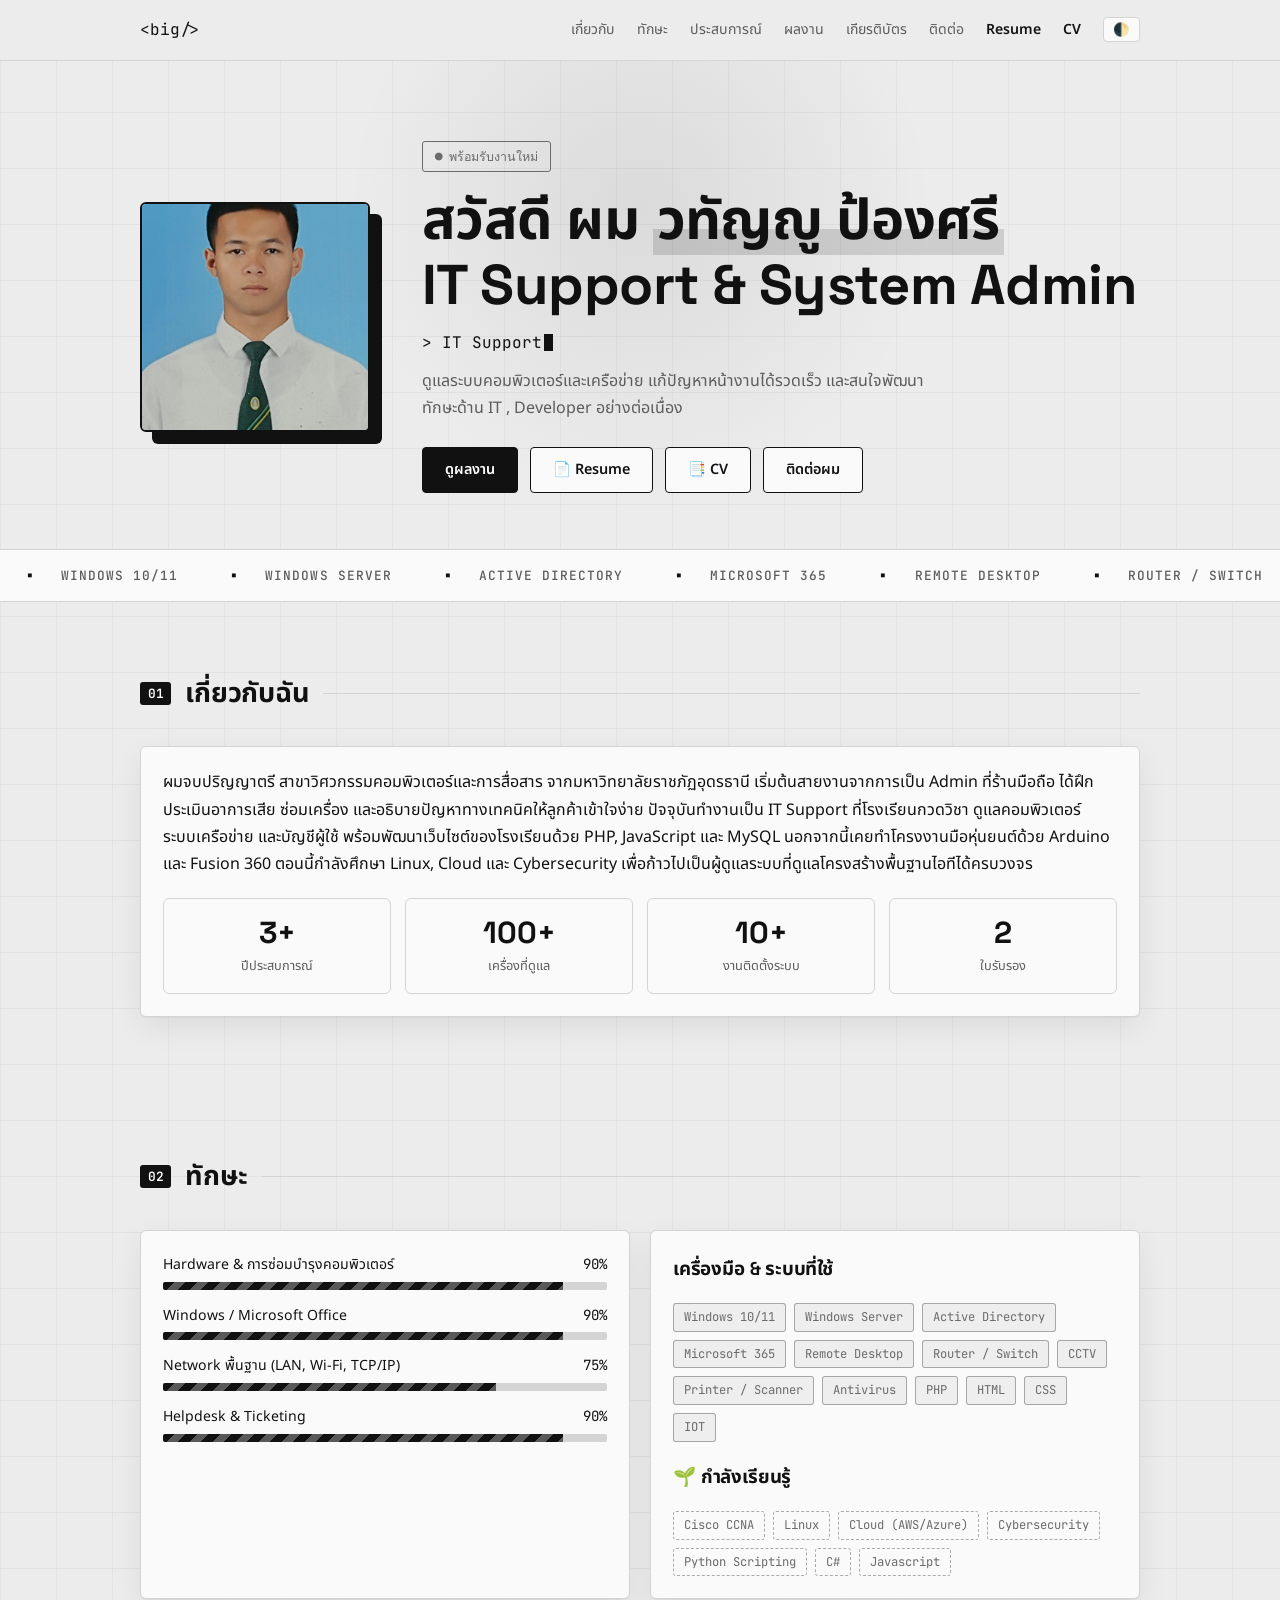
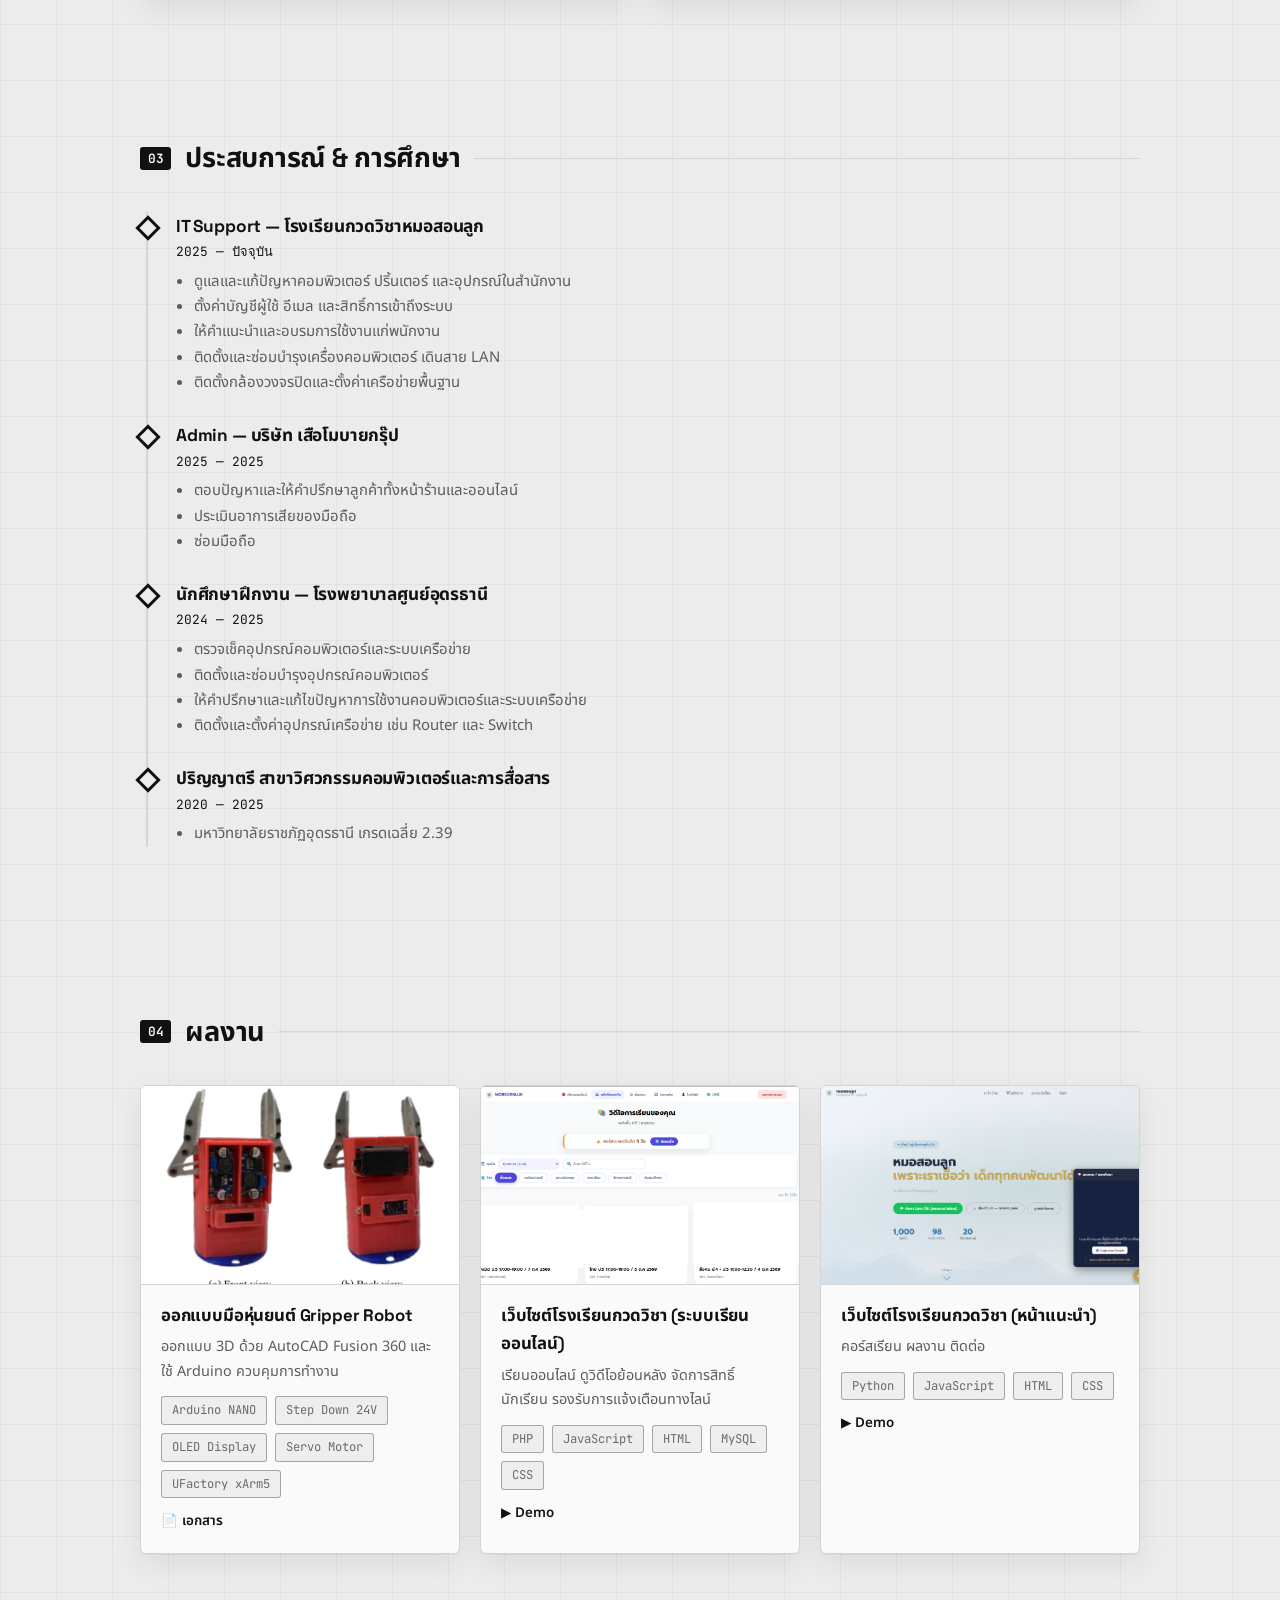
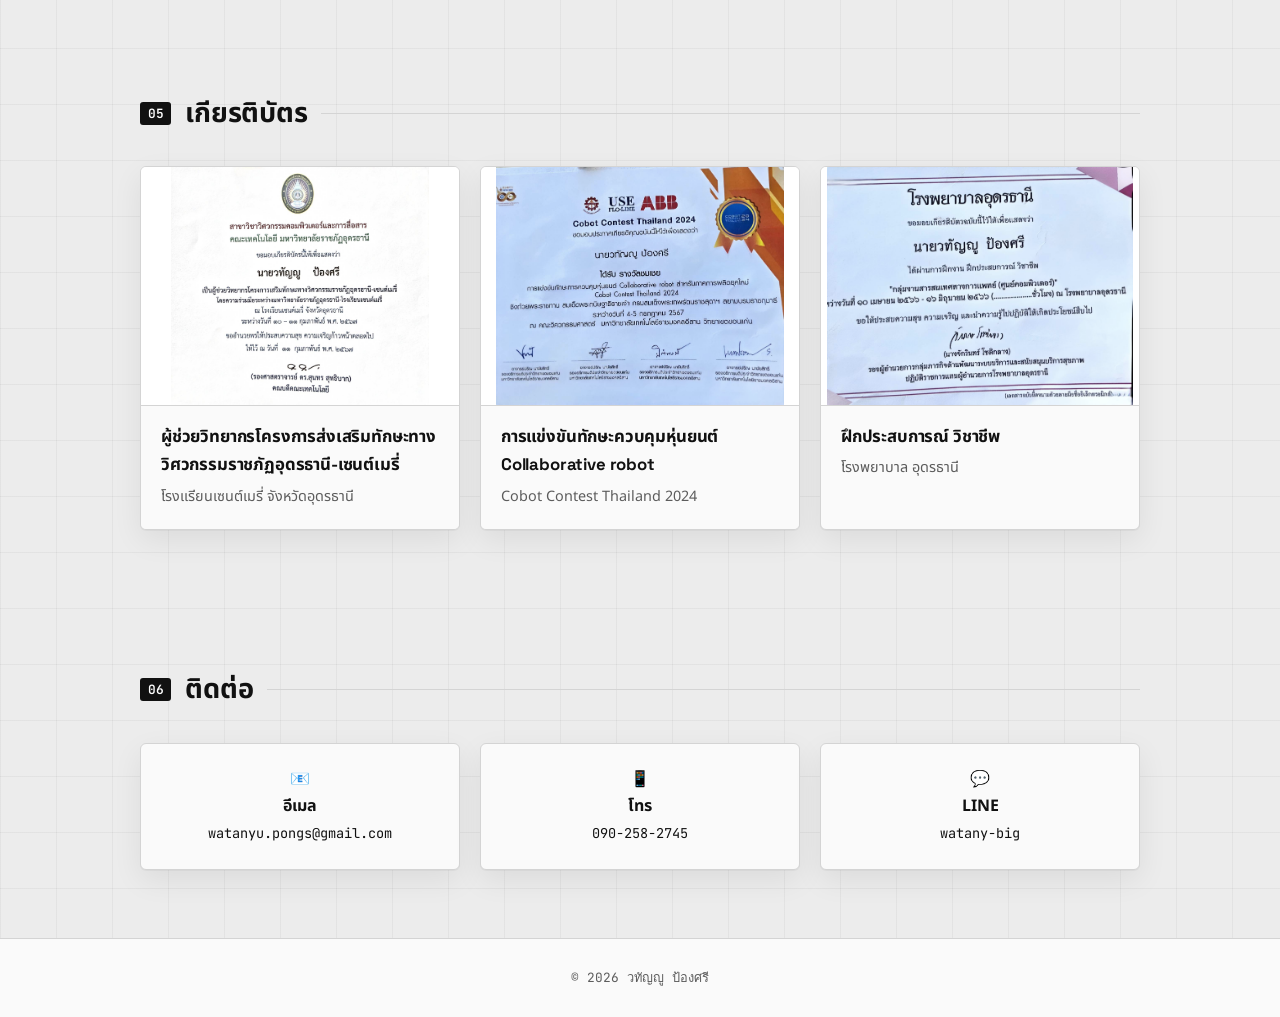
<file: index.html>
<!DOCTYPE html>
<html lang="th">
<head>
<meta charset="UTF-8">
<meta name="viewport" content="width=device-width, initial-scale=1, viewport-fit=cover">
<title>Resume / CV</title>
<link href="https://fonts.googleapis.com/css2?family=JetBrains+Mono:wght@400;600&family=Space+Grotesk:wght@500;700&family=Noto+Sans+Thai:wght@300;400;600;700&display=swap" rel="stylesheet">
<link rel="stylesheet" href="style.css">
</head>
<body>
<div id="progress"></div>

<nav><div class="wrap">
  <a class="mono" href="#top" id="logo"></a>
  <div class="links"><a href="#about">เกี่ยวกับ</a><a href="#skills">ทักษะ</a><a href="#exp">ประสบการณ์</a><a href="#projects">ผลงาน</a><a href="#certs" id="navCert">เกียรติบัตร</a><a href="#contact">ติดต่อ</a><a href="resume.html" style="color:var(--accent);font-weight:600">Resume</a><a href="cv.html" style="color:var(--accent);font-weight:600">CV</a><button id="theme" aria-label="theme">🌓</button></div>
</div></nav>

<header class="hero" id="top"><div class="wrap">
  <img class="avatar" id="avatar" alt="รูปโปรไฟล์">
  <div>
    <span class="tag mono" id="status"></span>
    <h1 id="title"></h1>
    <div class="typing mono"><span id="typed"></span><span class="cursor"></span></div>
    <p id="intro"></p>
    <div class="btns"><a class="btn primary" href="#projects">ดูผลงาน</a><a class="btn" href="resume.html">📄 Resume</a><a class="btn" href="cv.html">📑 CV</a><a class="btn" href="#contact">ติดต่อผม</a></div>
  </div>
</div></header>
<div class="marquee" aria-hidden="true"><div id="marquee"></div></div>

<section id="about"><div class="wrap reveal"><h2>เกี่ยวกับฉัน</h2><div class="card"><p id="about-text" style="margin-top:0"></p><div class="stats" id="stats"></div></div></div></section>
<section id="skills"><div class="wrap reveal"><h2>ทักษะ</h2><div class="grid"><div class="card" id="bars"></div><div class="card" id="chips"></div></div></div></section>
<section id="exp"><div class="wrap reveal"><h2>ประสบการณ์ & การศึกษา</h2><div class="timeline" id="timeline"></div></div></section>
<section id="projects"><div class="wrap reveal"><h2>ผลงาน</h2><div class="grid" id="proj"></div></div></section>
<section id="certs"><div class="wrap reveal"><h2>เกียรติบัตร</h2><div class="grid" id="certGrid"></div></div></section>
<section id="contact"><div class="wrap contact reveal"><h2>ติดต่อ</h2><div class="grid" id="contactGrid"></div></div></section>
<footer class="mono" id="foot"></footer>
<div id="lb"><img alt=""></div>

<script src="data.js"></script>
<script src="script.js"></script>
</body>
</html>
</file>
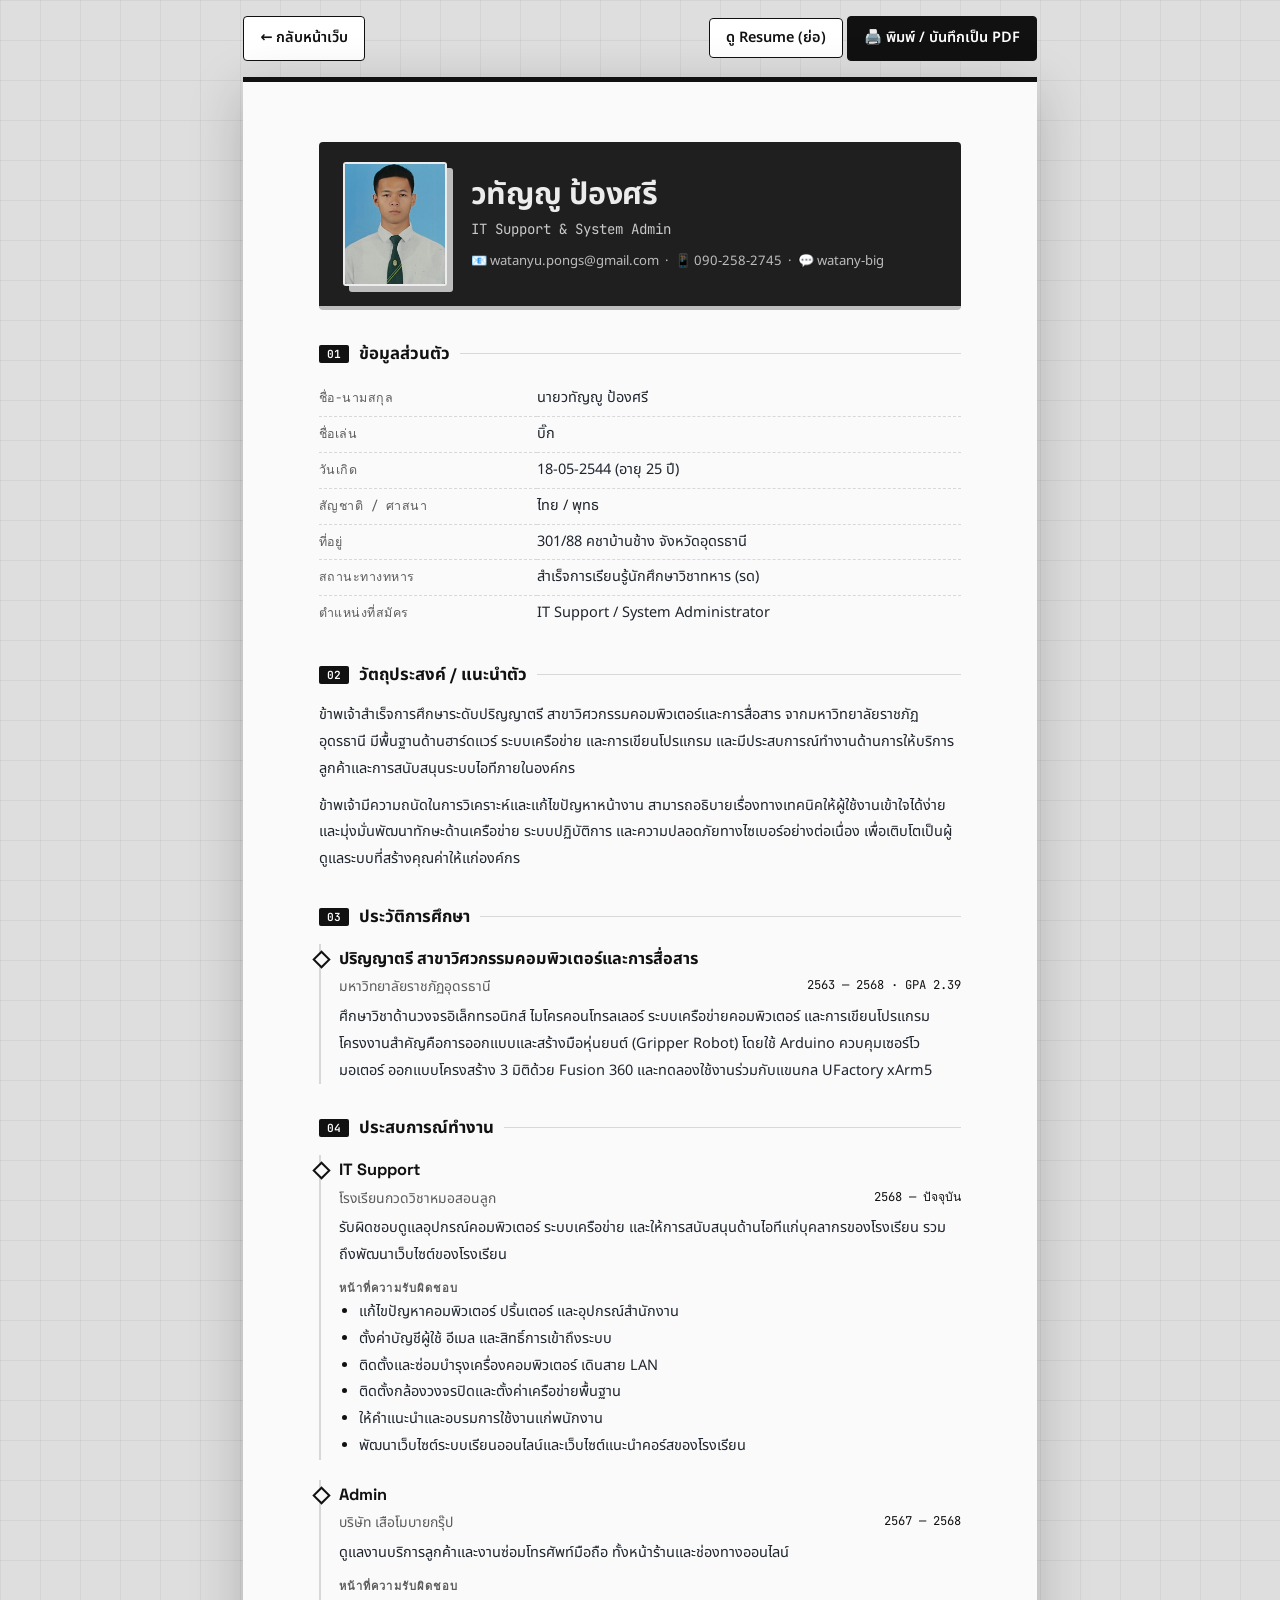
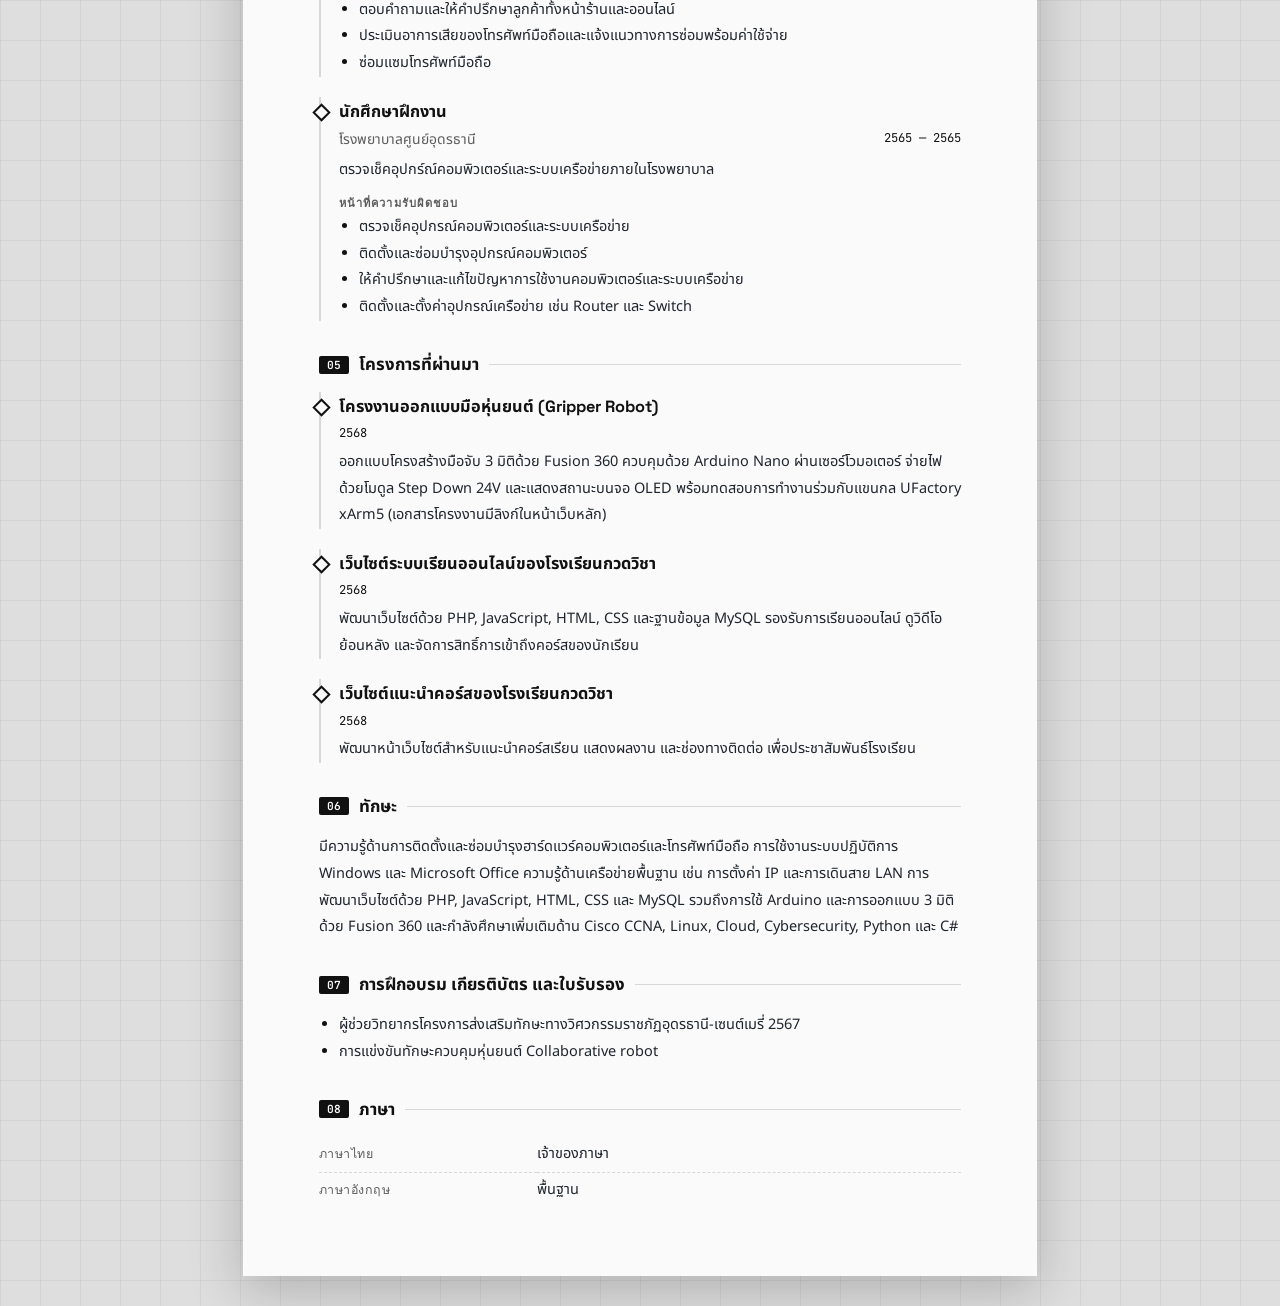
<file: cv.html>
<!DOCTYPE html>
<html lang="th">
<head>
<meta charset="UTF-8">
<meta name="viewport" content="width=device-width, initial-scale=1">
<title>CV</title>
<link href="https://fonts.googleapis.com/css2?family=JetBrains+Mono:wght@400;600&family=Space+Grotesk:wght@500;700&family=Noto+Sans+Thai:wght@300;400;600;700&display=swap" rel="stylesheet">
<link rel="stylesheet" href="cv.css">
</head>
<body>
<div class="toolbar">
  <a href="index.html">← กลับหน้าเว็บ</a>
  <span><a href="resume.html">ดู Resume (ย่อ)</a> <button onclick="window.print()">🖨️ พิมพ์ / บันทึกเป็น PDF</button></span>
</div>
<main class="doc" id="doc"></main>
<script src="data.js"></script>
<script src="cv.js"></script>
</body>
</html>
</file>
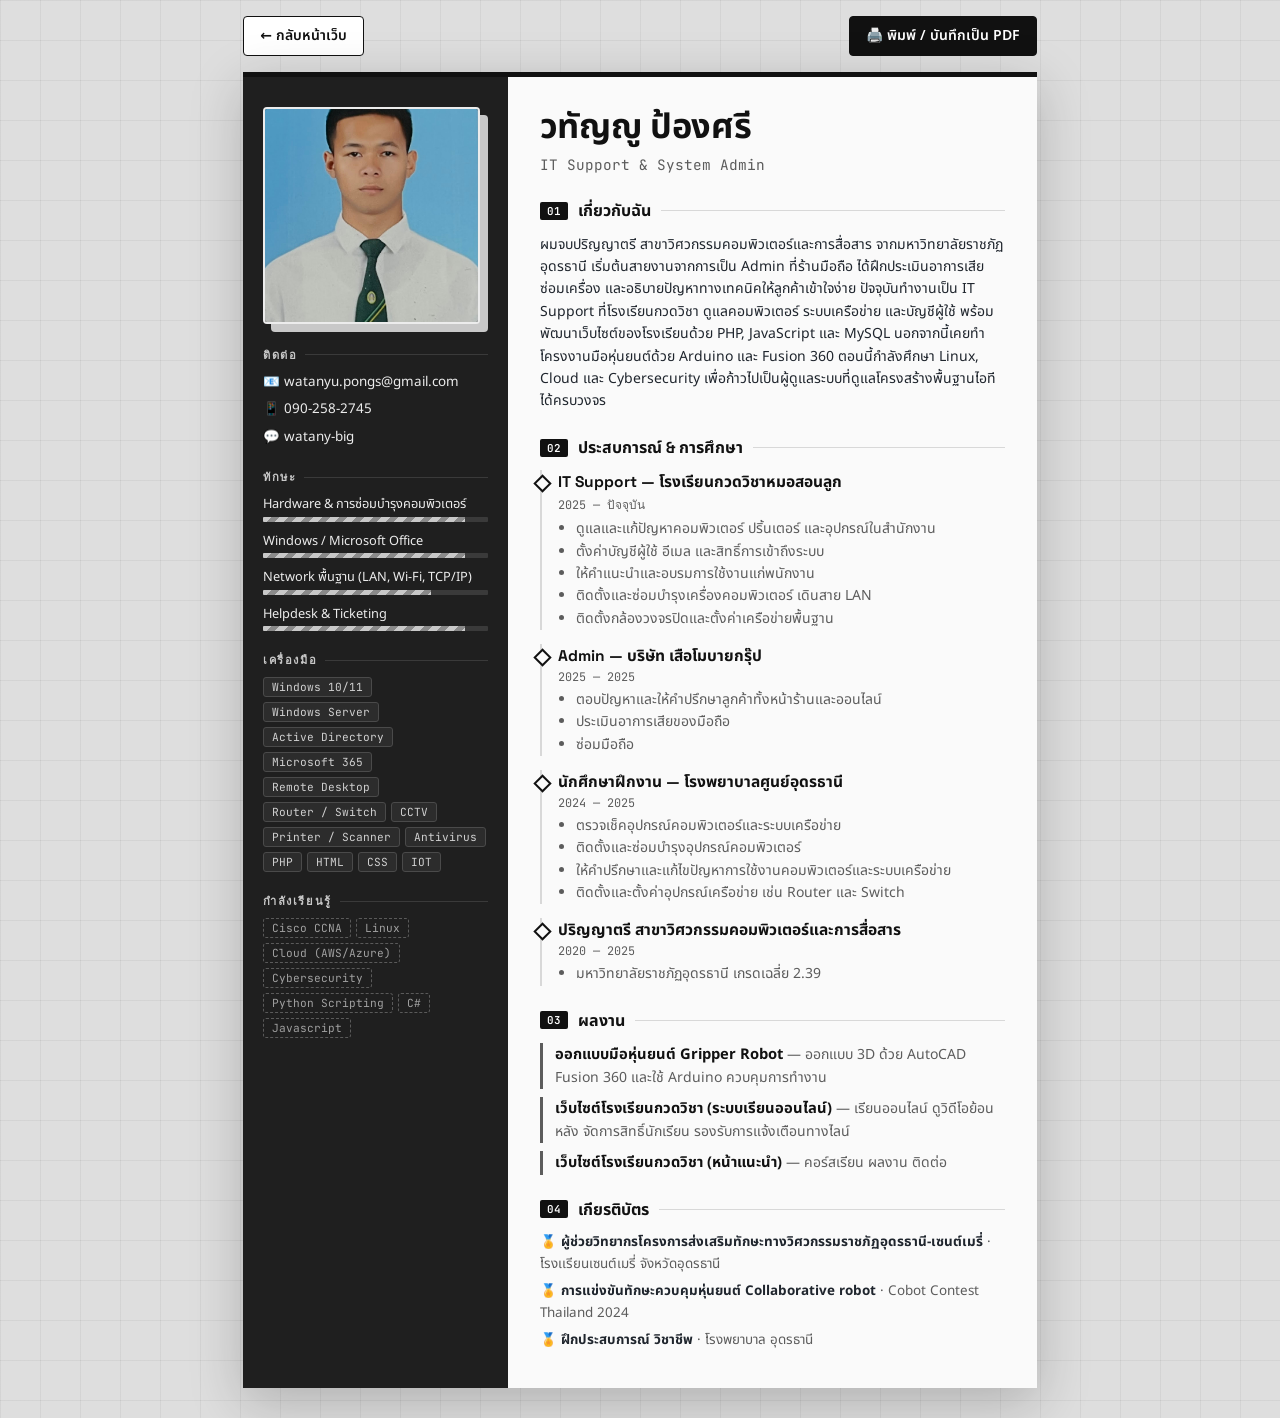
<file: resume.html>
<!DOCTYPE html>
<html lang="th">
<head>
<meta charset="UTF-8">
<meta name="viewport" content="width=device-width, initial-scale=1">
<title>Resume</title>
<link href="https://fonts.googleapis.com/css2?family=JetBrains+Mono:wght@400;600&family=Space+Grotesk:wght@500;700&family=Noto+Sans+Thai:wght@300;400;600;700&display=swap" rel="stylesheet">
<link rel="stylesheet" href="resume.css">
</head>
<body>
<div class="toolbar">
  <a href="index.html">← กลับหน้าเว็บ</a>
  <button onclick="window.print()">🖨️ พิมพ์ / บันทึกเป็น PDF</button>
</div>

<main class="page">
  <aside>
    <img id="photo" class="photo" alt="รูปโปรไฟล์">
    <h3>ติดต่อ</h3><ul id="contacts" class="plain"></ul>
    <h3>ทักษะ</h3><div id="skills"></div>
    <h3>เครื่องมือ</h3><div id="tools" class="chips"></div>
    <div id="learnBox"><h3>กำลังเรียนรู้</h3><div id="learning" class="chips"></div></div>
  </aside>
  <section class="main">
    <header><h1 id="name"></h1><div id="role" class="role mono"></div></header>
    <h2>เกี่ยวกับฉัน</h2><p id="about"></p>
    <h2>ประสบการณ์ & การศึกษา</h2><div id="timeline"></div>
    <h2>ผลงาน</h2><div id="projects"></div>
    <div id="certBox"><h2>เกียรติบัตร</h2><ul id="certs" class="plain"></ul></div>
  </section>
</main>
<script src="data.js"></script>
<script src="resume.js"></script>
</body>
</html>
</file>
<file: style.css>
:root{
  --bg:#ececec;--surface:#fafafa;--text:#111111;--muted:#5c5c5c;--line:#d4d4d4;
  --accent:#111111;--accent2:#6b6b6b;--on-accent:#ffffff;--shadow:0 1px 0 rgba(17,17,17,.04),0 10px 30px rgba(17,17,17,.07);
  --grid:rgba(17,17,17,.045);
}
@media (prefers-color-scheme:dark){:root:not([data-theme="light"]){
  --bg:#1e1e1e;--surface:#272727;--text:#ececec;--muted:#a0a0a0;--line:#3a3a3a;
  --accent:#f2f2f2;--accent2:#b0b0b0;--on-accent:#111111;--shadow:0 10px 30px rgba(0,0,0,.28);--grid:rgba(255,255,255,.04)}}
:root[data-theme="dark"]{
  --bg:#1e1e1e;--surface:#272727;--text:#ececec;--muted:#a0a0a0;--line:#3a3a3a;
  --accent:#f2f2f2;--accent2:#b0b0b0;--on-accent:#111111;--shadow:0 10px 30px rgba(0,0,0,.28);--grid:rgba(255,255,255,.04)}

*{box-sizing:border-box}
html{scroll-behavior:smooth;scroll-padding-top:80px}
body{margin:0;counter-reset:sec;background:var(--bg);color:var(--text);font-family:"Noto Sans Thai",system-ui,sans-serif;line-height:1.7;
  background-image:linear-gradient(var(--grid) 1px,transparent 1px),linear-gradient(90deg,var(--grid) 1px,transparent 1px);background-size:56px 56px;transition:background-color .3s,color .3s}
h1,h2,h3{font-family:"Space Grotesk","Noto Sans Thai",sans-serif;letter-spacing:-.01em}
.mono{font-family:"JetBrains Mono",ui-monospace,monospace}
a{color:inherit;text-decoration:none}
.wrap{max-width:1040px;margin:0 auto;padding:0 20px}
section{padding:68px 0}
::selection{background:var(--accent);color:var(--on-accent)}

#progress{position:fixed;top:0;left:0;height:3px;width:0;background:var(--accent);z-index:100}

h2{font-size:1.7rem;margin:0 0 30px;display:flex;align-items:center;gap:14px;counter-increment:sec}
h2::before{content:"0" counter(sec);font:600 .8rem "JetBrains Mono",monospace;color:var(--on-accent);background:var(--accent);padding:3px 8px;border-radius:3px}
h2::after{content:"";flex:1;height:1px;background:var(--line)}

nav{position:sticky;top:0;z-index:20;backdrop-filter:blur(14px);background:color-mix(in srgb,var(--bg) 82%,transparent);border-bottom:1px solid var(--line)}
nav .wrap{display:flex;align-items:center;justify-content:space-between;height:60px}
.links{display:flex;gap:22px;align-items:center;font-size:.88rem;color:var(--muted)}
.links a{position:relative;padding:4px 0;transition:color .2s}
.links a::after{content:"";position:absolute;left:0;bottom:-2px;height:2px;width:0;background:var(--accent);transition:width .25s}
.links a:hover,.links a.active{color:var(--text)}
.links a:hover::after,.links a.active::after{width:100%}
#theme{border:1px solid var(--line);background:var(--surface);color:var(--text);border-radius:4px;padding:4px 9px;cursor:pointer;transition:.2s}
#theme:hover{border-color:var(--accent);transform:rotate(25deg)}

.hero{position:relative;padding:80px 0 56px;overflow:hidden;--mx:50%;--my:30%}
.hero::before{content:"";position:absolute;inset:0;background:radial-gradient(420px circle at var(--mx) var(--my),color-mix(in srgb,var(--accent) 8%,transparent),transparent 70%);pointer-events:none}
.hero .wrap{position:relative;display:grid;grid-template-columns:auto 1fr;gap:52px;align-items:center}
.avatar{width:230px;height:230px;object-fit:cover;border-radius:6px;border:2px solid var(--text);box-shadow:12px 12px 0 var(--accent);transition:.3s;display:block;background:var(--surface)}
.avatar:hover{transform:translate(-4px,-4px);box-shadow:16px 16px 0 var(--accent)}
.tag{display:inline-flex;align-items:center;gap:8px;font-size:.78rem;padding:4px 12px;border:1px solid var(--accent2);color:var(--accent2);border-radius:3px;margin-bottom:16px}
.hero h1{font-size:clamp(2.1rem,5.2vw,3.5rem);line-height:1.15;margin:0 0 12px;font-weight:700}
.grad{background:linear-gradient(transparent 64%,color-mix(in srgb,var(--accent) 14%,transparent) 64%);padding:0 4px}
.typing{font-size:1rem;color:var(--accent);min-height:1.7em;margin-bottom:12px}
.cursor{display:inline-block;width:9px;height:1.05em;background:var(--accent);vertical-align:-3px;margin-left:2px;animation:blink 1s steps(2) infinite}
@keyframes blink{50%{opacity:0}}
.hero p{color:var(--muted);max-width:520px;margin:0 0 24px}
.btns{display:flex;gap:12px;flex-wrap:wrap}
.btn{padding:10px 22px;border-radius:4px;font-weight:600;font-size:.9rem;border:1.5px solid var(--text);background:var(--surface);transition:.2s}
.btn.primary{background:var(--accent);border-color:var(--accent);color:var(--on-accent)}
.btn:hover{transform:translate(-3px,-3px);box-shadow:4px 4px 0 var(--text)}

.marquee{overflow:hidden;border-block:1px solid var(--line);background:var(--surface);padding:12px 0;white-space:nowrap}
.marquee #marquee{display:inline-flex;animation:slide 32s linear infinite}
.marquee:hover #marquee{animation-play-state:paused}
.marquee span{font:500 .8rem "JetBrains Mono",monospace;color:var(--muted);padding:0 26px;text-transform:uppercase;letter-spacing:.08em}
.marquee span::before{content:"▪";color:var(--accent);margin-right:26px}
@keyframes slide{to{transform:translateX(-50%)}}

.card{position:relative;overflow:hidden;background:var(--surface);border:1px solid var(--line);border-radius:6px;padding:22px;box-shadow:var(--shadow);
  transition:opacity .6s,transform .6s,border-color .25s,box-shadow .25s}
.card::before{content:"";position:absolute;inset:0;z-index:0;pointer-events:none;opacity:0;transition:opacity .3s;
  background:radial-gradient(260px circle at var(--x,50%) var(--y,50%),color-mix(in srgb,var(--accent) 7%,transparent),transparent 70%)}
.card:hover::before{opacity:1}
.card>*{position:relative;z-index:1}
.card:hover{border-color:var(--accent)}
.grid{display:grid;grid-template-columns:repeat(auto-fit,minmax(280px,1fr));gap:20px}
.stats{display:grid;grid-template-columns:repeat(auto-fit,minmax(120px,1fr));gap:14px;margin-top:20px}
.stat{text-align:center;padding:14px;box-shadow:none}
.stat b{display:block;font:700 1.9rem "Space Grotesk",sans-serif;color:var(--accent)}
.stat span{font-size:.8rem;color:var(--muted)}

.skill{margin-bottom:14px}
.skill div{display:flex;justify-content:space-between;font-size:.88rem;margin-bottom:5px}
.bar-bg{height:8px;background:var(--line);border-radius:2px;overflow:hidden}
.bar-fill{height:100%;width:0;background:repeating-linear-gradient(135deg,var(--accent) 0 8px,color-mix(in srgb,var(--accent) 70%,#fff) 8px 16px);background-size:23px 100%;animation:stripe 1s linear infinite;transition:width 1.3s cubic-bezier(.2,.8,.2,1)}
@keyframes stripe{to{background-position:23px 0}}
.chips{display:flex;flex-wrap:wrap;gap:8px}
.chip{font-size:.76rem;padding:3px 10px;border-radius:3px;border:1px solid color-mix(in srgb,var(--accent2) 55%,transparent);color:var(--accent2);background:color-mix(in srgb,var(--accent2) 8%,transparent);transition:.2s}
.chip:hover{background:var(--accent2);color:var(--surface)}

.timeline{border-left:2px solid var(--line);margin-left:6px;padding-left:28px}
.item{position:relative;margin-bottom:26px}
.item::before{content:"";position:absolute;left:-37px;top:7px;width:12px;height:12px;background:var(--bg);border:3px solid var(--accent);transform:rotate(45deg);transition:.3s}
.item:hover::before{background:var(--accent);transform:rotate(135deg) scale(1.2)}
.item h3{margin:0;font-size:1.08rem}
.item .meta{font-size:.8rem;color:var(--accent);margin-bottom:6px}
.item ul{margin:6px 0 0;padding-left:18px;color:var(--muted);font-size:.93rem}

.pcard{padding:0;cursor:pointer}
.pcard:hover{transform:translateY(-5px)}
.thumb{aspect-ratio:16/10;width:100%;object-fit:cover;display:block;background:var(--line);transition:transform .5s,filter .3s;filter:saturate(.9)}
.pcard:hover .thumb{transform:scale(1.04);filter:none}
.pcard>img,.pcard>.ph{border-bottom:1px solid var(--line)}
.ph{aspect-ratio:16/10;display:grid;place-items:center;font-size:2.4rem;background:repeating-linear-gradient(45deg,var(--line) 0 2px,transparent 2px 12px)}
.pbody{padding:16px 20px 20px;background:var(--surface)}
.pbody h3{margin:0 0 6px;font-size:1.05rem}
.pbody p{margin:0 0 12px;color:var(--muted);font-size:.9rem}
.links2{display:flex;gap:16px;margin-top:12px;font-size:.84rem;font-weight:600;color:var(--accent)}
.links2 a:hover{text-decoration:underline}
.cert .thumb,.cert .ph{aspect-ratio:4/3;object-fit:contain;background-color:#fff}
.contact{text-align:center}
.contact a.card:hover{transform:translateY(-4px)}
footer{text-align:center;padding:28px;color:var(--muted);font-size:.8rem;border-top:1px solid var(--line);background:var(--surface)}

#lb{position:fixed;inset:0;background:rgba(10,14,18,.88);display:none;place-items:center;z-index:50;padding:20px;cursor:zoom-out}
#lb.open{display:grid}#lb img{max-width:100%;max-height:90vh;border-radius:4px}

.reveal{opacity:0;transform:translateY(24px);transition:opacity .7s,transform .7s}
.reveal.show{opacity:1;transform:none}
.reveal .card,.reveal .item{opacity:0;transform:translateY(18px)}
.reveal.show .card,.reveal.show .item{opacity:1;transform:none}
.reveal.show .grid>*:nth-child(2),.reveal.show .item:nth-child(2){transition-delay:.12s}
.reveal.show .grid>*:nth-child(3),.reveal.show .item:nth-child(3){transition-delay:.24s}
.reveal.show .grid>*:nth-child(n+4){transition-delay:.34s}
.reveal.show .pcard:hover,.reveal.show .contact a.card:hover{transform:translateY(-5px);transition-delay:0s}

@media(max-width:760px){
  .hero .wrap{grid-template-columns:1fr;text-align:center;gap:34px}
  .avatar{margin:0 auto;width:170px;height:170px;box-shadow:8px 8px 0 var(--accent)}
  .hero p{margin-inline:auto}.btns{justify-content:center}.links a{display:none}
}
@media(prefers-reduced-motion:reduce){*{animation:none!important;transition:none!important}.reveal,.reveal .card,.reveal .item{opacity:1;transform:none}}
@media print{nav,.btns,#theme,#progress,.marquee{display:none}.reveal,.reveal .card,.reveal .item{opacity:1;transform:none}body{background:#fff}}
</file>
<file: cv.css>
:root{--accent:#111111;--accent2:#5c5c5c;--ink:#111111;--text:#1f252d;--muted:#5c5c5c;--line:#d8d8d8;--paper:#fafafa;--dark:#1f1f1f;--dtext:#ececec}
*{box-sizing:border-box}
body{margin:0;counter-reset:sec;color:var(--text);font-family:"Noto Sans Thai",system-ui,sans-serif;line-height:1.85;font-size:14.5px;background:#dedede;
  background-image:linear-gradient(rgba(17,17,17,.05) 1px,transparent 1px),linear-gradient(90deg,rgba(17,17,17,.05) 1px,transparent 1px);background-size:40px 40px}
h1,h2,h3,h4{font-family:"Space Grotesk","Noto Sans Thai",sans-serif}
.mono{font-family:"JetBrains Mono",ui-monospace,monospace}
.toolbar{max-width:210mm;margin:16px auto;display:flex;justify-content:space-between;align-items:center;gap:8px;flex-wrap:wrap}
.toolbar a,.toolbar button{font:inherit;font-weight:600;padding:8px 16px;border-radius:4px;border:1.5px solid var(--ink);background:#fff;color:var(--ink);cursor:pointer;text-decoration:none;transition:.2s}
.toolbar button{background:var(--accent);border-color:var(--accent);color:#fff}
.toolbar a:hover,.toolbar button:hover{transform:translate(-2px,-2px);box-shadow:3px 3px 0 var(--ink)}

.doc{width:210mm;min-height:297mm;margin:0 auto 30px;background:var(--paper);padding:16mm 20mm 18mm;border-top:5px solid var(--accent);box-shadow:0 14px 50px rgba(17,17,17,.22)}

.head{display:flex;gap:24px;align-items:center;background:var(--dark);color:var(--dtext);padding:20px 24px;border-radius:4px;border-bottom:4px solid #bdbdbd}
.head img{width:104px;height:124px;object-fit:cover;border-radius:3px;border:2px solid var(--dtext);box-shadow:6px 6px 0 #bdbdbd;flex:none;background:var(--dark)}
.head h1{margin:0;font-size:1.9rem;line-height:1.2;letter-spacing:-.01em}
.head .role{color:#c8c8c8;margin:4px 0 8px;font-size:.88rem}
.head .ct{font-size:.82rem;color:#bdbdbd;line-height:1.7}

h2{display:flex;align-items:center;gap:10px;font-size:1.05rem;margin:28px 0 12px;counter-increment:sec;color:var(--ink);break-after:avoid}
h2::before{content:"0" counter(sec);font:600 .7rem "JetBrains Mono",monospace;color:#fff;background:var(--accent);padding:2px 8px;border-radius:2px}
h2::after{content:"";flex:1;height:1px;background:var(--line)}
p{margin:0 0 10px;text-align:left;word-break:normal;overflow-wrap:break-word}
table{border-collapse:collapse;width:100%}
td{padding:4px 0;vertical-align:top;border-bottom:1px dashed var(--line)}
td:first-child{width:34%;font:400 .78rem "JetBrains Mono",monospace;color:var(--muted);text-transform:uppercase;letter-spacing:.04em;padding-top:7px}
tr:last-child td{border-bottom:0}

.entry{position:relative;margin-bottom:20px;padding-left:18px;border-left:2px solid var(--line);break-inside:avoid;transition:border-color .2s}
.entry::before{content:"";position:absolute;left:-6px;top:9px;width:9px;height:9px;background:var(--paper);border:2px solid var(--accent);transform:rotate(45deg)}
.entry:hover{border-left-color:var(--accent)}
.entry h3{margin:0;font-size:1.02rem;color:var(--ink)}
.entry .sub{display:flex;justify-content:space-between;gap:10px;flex-wrap:wrap;color:var(--muted);font-size:.87rem;margin-bottom:4px}
.entry .sub .mono{font-size:.76rem;color:var(--accent)}
.entry h4{margin:10px 0 2px;font:600 .7rem "JetBrains Mono",monospace;letter-spacing:.1em;text-transform:uppercase;color:var(--accent2)}
.entry ul,ul.list{margin:2px 0 0;padding-left:20px}
ul.list li::marker,.entry li::marker{color:var(--accent)}

@keyframes rise{from{opacity:0;transform:translateY(14px)}}
@media screen{.doc{animation:rise .7s both}.head{animation:rise .6s .1s both}}
@media screen and (max-width:820px){.doc{width:100%;padding:20px;min-height:0}.head{flex-direction:column;align-items:flex-start}.toolbar{margin:12px}}
@media(prefers-reduced-motion:reduce){*{animation:none!important;transition:none!important}}

@media print{
  @page{size:A4;margin:14mm 0}
  body{background:#fff;-webkit-print-color-adjust:exact;print-color-adjust:exact}
  *{animation:none!important}
  .toolbar{display:none}
  .doc{width:auto;min-height:0;margin:0;box-shadow:none;border-top:0;padding:0 20mm}
}
</file>
<file: resume.css>
:root{--accent:#111111;--accent2:#5c5c5c;--dacc:#c8c8c8;--ink:#111111;--text:#1f252d;--muted:#5c5c5c;--line:#d8d8d8;--paper:#fafafa;--dark:#1f1f1f;--dtext:#ececec;--dmuted:#a0a0a0}
*{box-sizing:border-box}
body{margin:0;counter-reset:sec;color:var(--text);font-family:"Noto Sans Thai",system-ui,sans-serif;line-height:1.6;font-size:14px;background:#dedede;
  background-image:linear-gradient(rgba(17,17,17,.05) 1px,transparent 1px),linear-gradient(90deg,rgba(17,17,17,.05) 1px,transparent 1px);background-size:40px 40px}
h1,h2,h3,h4{font-family:"Space Grotesk","Noto Sans Thai",sans-serif}
.mono{font-family:"JetBrains Mono",ui-monospace,monospace}
.toolbar{max-width:210mm;margin:16px auto;display:flex;justify-content:space-between;align-items:center;gap:8px;flex-wrap:wrap}
.toolbar a,.toolbar button{font:inherit;font-weight:600;padding:8px 16px;border-radius:4px;border:1.5px solid var(--ink);background:#fff;color:var(--ink);cursor:pointer;text-decoration:none;transition:.2s}
.toolbar button{background:var(--accent);border-color:var(--accent);color:#fff}
.toolbar a:hover,.toolbar button:hover{transform:translate(-2px,-2px);box-shadow:3px 3px 0 var(--ink)}

.page{width:210mm;min-height:297mm;margin:0 auto 30px;background:var(--paper);border-top:5px solid var(--accent);display:grid;grid-template-columns:70mm 1fr;box-shadow:0 14px 50px rgba(17,17,17,.22)}

aside{background:var(--dark);color:var(--dtext);padding:26px 20px}
.photo{display:block;width:calc(100% - 8px);aspect-ratio:1;object-fit:cover;border-radius:4px;border:2px solid var(--dtext);box-shadow:8px 8px 0 var(--dacc);margin:4px 0 22px;transition:.3s;background:var(--dark)}
.photo:hover{transform:translate(-3px,-3px);box-shadow:11px 11px 0 var(--dacc)}
aside h3{display:flex;align-items:center;gap:8px;font:600 .7rem "JetBrains Mono",monospace;letter-spacing:.14em;text-transform:uppercase;color:var(--dacc);margin:20px 0 8px}
aside h3::after{content:"";flex:1;height:1px;background:#3a3a3a}
.plain{list-style:none;margin:0;padding:0;font-size:.84rem}.plain li{margin-bottom:6px;word-break:break-word}
.sk{margin-bottom:9px;font-size:.8rem}.sk b{font-weight:400;display:block;color:var(--dtext)}
.bar{height:5px;background:#3a3a3a;border-radius:1px;overflow:hidden;margin-top:2px}
.bar i{display:block;height:100%;transform-origin:left;background:repeating-linear-gradient(135deg,var(--dacc) 0 6px,#8a8a8a 6px 12px)}
.chips{display:flex;flex-wrap:wrap;gap:5px}
.chip{font:400 .7rem "JetBrains Mono",monospace;padding:2px 8px;border-radius:3px;border:1px solid #4a4a4a;color:#d0d0d0;background:rgba(255,255,255,.06)}
.chip.dash{border-style:dashed;border-color:#5a5a5a;color:var(--dmuted);background:transparent}

.main{padding:30px 32px}
h1{font-size:2.15rem;margin:0;line-height:1.15;letter-spacing:-.01em;color:var(--ink)}
.role{color:var(--accent2);margin:6px 0 4px;font-size:.9rem}
h2{display:flex;align-items:center;gap:10px;font-size:1rem;margin:22px 0 10px;counter-increment:sec;color:var(--ink)}
h2::before{content:"0" counter(sec);font:600 .68rem "JetBrains Mono",monospace;color:#fff;background:var(--accent);padding:2px 7px;border-radius:2px}
h2::after{content:"";flex:1;height:1px;background:var(--line)}
.main p{margin:0;text-align:left}
.job{position:relative;margin-bottom:14px;padding-left:16px;border-left:2px solid var(--line);break-inside:avoid;transition:border-color .2s}
.job::before{content:"";position:absolute;left:-6px;top:7px;width:9px;height:9px;background:var(--paper);border:2px solid var(--accent);transform:rotate(45deg)}
.job:hover{border-left-color:var(--accent)}
.job h4{margin:0;font-size:.97rem;color:var(--ink)}
.meta{font:400 .74rem "JetBrains Mono",monospace;color:var(--accent2)}
.job ul{margin:4px 0 0;padding-left:18px;color:var(--muted)}
.proj{margin-bottom:8px;padding-left:12px;border-left:3px solid var(--accent2);break-inside:avoid}
.proj b{font-size:.92rem;color:var(--ink)}.proj span{color:var(--muted)}

@keyframes rise{from{opacity:0;transform:translateY(14px)}}
@keyframes grow{from{transform:scaleX(0)}}
@media screen{
  .page{animation:rise .7s both}
  .main>*{animation:rise .6s both}
  .main>:nth-child(2){animation-delay:.08s}.main>:nth-child(3){animation-delay:.14s}.main>:nth-child(4){animation-delay:.2s}
  .main>:nth-child(5){animation-delay:.26s}.main>:nth-child(6){animation-delay:.32s}.main>:nth-child(n+7){animation-delay:.38s}
  .bar i{animation:grow 1.1s .35s cubic-bezier(.2,.8,.2,1) both}
}
@media screen and (max-width:820px){.page{width:100%;grid-template-columns:1fr}.toolbar{margin:12px}.photo{max-width:220px}}
@media(prefers-reduced-motion:reduce){*{animation:none!important;transition:none!important}}

@media print{
  @page{size:A4;margin:0}
  body{background:#fff;font-size:13px;line-height:1.5;-webkit-print-color-adjust:exact;print-color-adjust:exact}
  *{animation:none!important}
  .toolbar{display:none}
  .page{width:210mm;min-height:296mm;margin:0;box-shadow:none}
  aside{padding:16px 15px}
  .photo{width:calc(78% - 8px);margin-bottom:18px}
  aside h3{margin:14px 0 6px}
  .main{padding:20px 24px}
  h1{font-size:1.85rem}
  h2{margin:14px 0 8px}
  .job{margin-bottom:9px}.proj{margin-bottom:6px}
}
</file>
